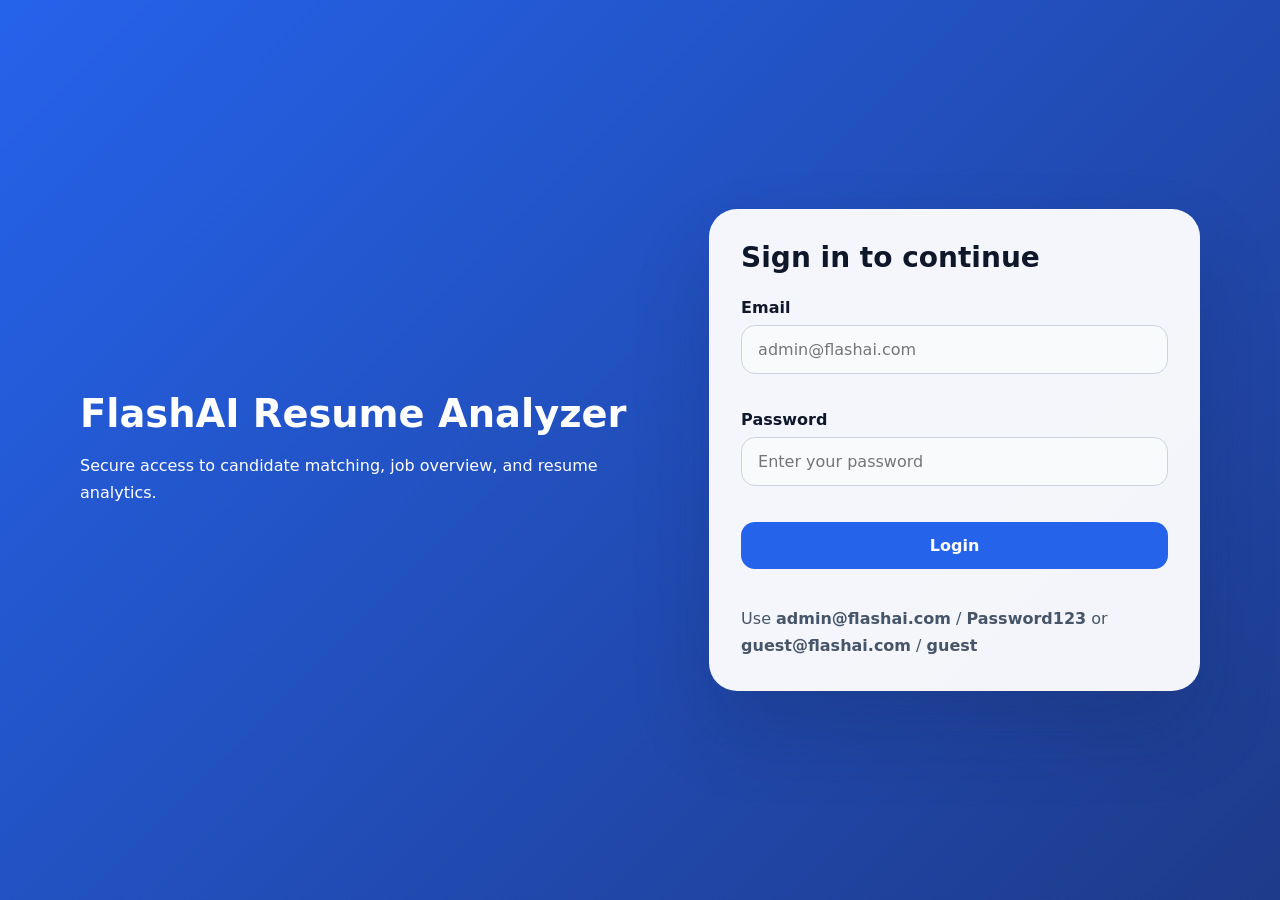
<file: frontend/index.html>
﻿<!DOCTYPE html>
<html lang="en">
<head>
    <meta charset="UTF-8" />
    <meta name="viewport" content="width=device-width, initial-scale=1.0" />
    <title>FlashAI Login</title>
    <link rel="stylesheet" href="static/styles/style.css" />
</head>
<body>
    <header class="hero hero-login">
        <div class="hero-content">
            <div>
                <h1>FlashAI Resume Analyzer</h1>
                <p>Secure access to candidate matching, job overview, and resume analytics.</p>
            </div>
            <div class="hero-card">
                <h2>Sign in to continue</h2>
                <form id="loginForm" class="login-form">
                    <div class="form-group">
                        <label for="email">Email</label>
                        <input id="email" name="email" type="email" placeholder="admin@flashai.com" required />
                    </div>
                    <div class="form-group">
                        <label for="password">Password</label>
                        <input id="password" name="password" type="password" placeholder="Enter your password" required />
                    </div>
                    <button type="submit" class="button button-primary">Login</button>
                    <p class="hint">Use <strong>admin@flashai.com</strong> / <strong>Password123</strong> or <strong>guest@flashai.com</strong> / <strong>guest</strong></p>
                </form>
                <div id="messageBox" class="message"></div>
            </div>
        </div>
    </header>
    <script src="static/scripts/login.js"></script>
</body>
</html>
</file>
<file: frontend/static/styles/style.css>
﻿* {
    margin: 0;
    padding: 0;
    box-sizing: border-box;
}

body {
    font-family: Inter, system-ui, -apple-system, BlinkMacSystemFont, 'Segoe UI', sans-serif;
    background: #eef4fb;
    color: #0f172a;
    min-height: 100vh;
}

a {
    color: inherit;
    text-decoration: none;
}

button,
input {
    font: inherit;
}

button {
    border: none;
    cursor: pointer;
}

.hero {
    padding: 60px 20px;
    color: white;
}

.hero-login {
    background: linear-gradient(135deg, #2563eb 0%, #1e3a8a 100%);
    min-height: 100vh;
    display: flex;
    align-items: center;
}

.hero-dashboard {
    background: linear-gradient(135deg, #1d4ed8 0%, #1e40af 100%);
    padding: 40px 20px;
}

.hero-content {
    width: min(1120px, 100%);
    margin: 0 auto;
    display: grid;
    gap: 30px;
    align-items: center;
}

.hero-login .hero-content {
    grid-template-columns: 1.2fr 1fr;
    gap: 40px;
}

.hero-login h1,
.hero-dashboard h1 {
    font-size: clamp(2rem, 3vw, 3.8rem);
    line-height: 1.05;
}

.hero-login p,
.hero-dashboard p {
    font-size: 1rem;
    margin-top: 18px;
    line-height: 1.7;
    max-width: 40rem;
}

.hero-card {
    background: rgba(255,255,255,0.95);
    border-radius: 28px;
    box-shadow: 0 40px 80px rgba(15, 23, 42, 0.16);
    padding: 32px;
    color: #0f172a;
}

.hero-card h2 {
    font-size: 1.75rem;
    margin-bottom: 24px;
}

.login-form .form-group {
    margin-bottom: 18px;
}

.login-form label {
    display: block;
    font-weight: 600;
    margin-bottom: 8px;
}

.login-form input {
    width: 100%;
    padding: 14px 16px;
    border-radius: 14px;
    border: 1px solid #cbd5e1;
    background: #f8fafc;
    transition: border-color 0.2s ease, box-shadow 0.2s ease;
}

.login-form input:focus {
    outline: none;
    border-color: #2563eb;
    box-shadow: 0 0 0 4px rgba(37, 99, 235, 0.12);
}

.button {
    display: inline-flex;
    align-items: center;
    justify-content: center;
    padding: 14px 24px;
    border-radius: 14px;
    font-weight: 700;
    transition: transform 0.2s ease, filter 0.2s ease;
}

.button-primary {
    background: #2563eb;
    color: white;
}

.button-secondary {
    background: rgba(255,255,255,0.16);
    color: white;
    border: 1px solid rgba(255,255,255,0.22);
}

.button:hover {
    transform: translateY(-1px);
    filter: brightness(1.02);
}

.hint {
    margin-top: 14px;
    font-size: 0.95rem;
    color: #475569;
}

.message {
    margin-top: 18px;
    padding: 14px 16px;
    border-radius: 14px;
    font-weight: 600;
    display: none;
}

.message.success {
    display: block;
    background: #d1fae5;
    color: #065f46;
}

.message.error {
    display: block;
    background: #fee2e2;
    color: #b91c1c;
}

.container {
    width: min(1120px, 100%);
    max-width: 1300px;
    margin: 0 auto;
    padding: 40px 20px 80px;
    display: grid;
    grid-template-columns: 1fr;
    gap: 24px;
}

.dashboard-container {
    margin-top: -20px;
}

.panel {
    background: white;
    padding: 26px;
    border-radius: 24px;
    box-shadow: 0 24px 60px rgba(15, 23, 42, 0.08);
}

.panel h2 {
    margin-bottom: 18px;
    color: #1e3a8a;
}

.status-panel {
    display: grid;
    grid-template-columns: repeat(4, minmax(160px, 1fr));
    gap: 18px;
    align-items: center;
}

.status-item {
    background: #f8fbff;
    border: 1px solid #dbeafe;
    border-radius: 20px;
    padding: 18px 20px;
    text-align: center;
}

.status-item h3 {
    font-size: 2rem;
    color: #1d4ed8;
}

.status-item p {
    margin-top: 6px;
    color: #475569;
}

.panel-header {
    display: flex;
    align-items: center;
    justify-content: space-between;
    gap: 20px;
    margin-bottom: 18px;
}

.panel-header input {
    width: 280px;
    padding: 12px 16px;
    border-radius: 14px;
    border: 1px solid #cbd5e1;
    background: #f8fafc;
}

.job-card,
.result-block,
.candidate-card {
    border-radius: 18px;
    border: 1px solid #e2e8f0;
    background: #ffffff;
    padding: 20px;
}

.job-card {
    margin-bottom: 18px;
}

.job-card h3,
.candidate-top h3 {
    margin-bottom: 12px;
}

.skills {
    display: flex;
    flex-wrap: wrap;
    gap: 10px;
    margin-top: 12px;
}

.skill {
    background: #dbeafe;
    color: #1e40af;
    padding: 8px 12px;
    border-radius: 999px;
    font-size: 0.9rem;
}

.candidate-card {
    margin-bottom: 16px;
}

.candidate-top {
    display: flex;
    justify-content: space-between;
    align-items: flex-start;
    gap: 16px;
    margin-bottom: 16px;
}

.score {
    font-weight: 700;
    color: #2563eb;
    min-width: 64px;
    text-align: right;
}

.progress {
    width: 100%;
    height: 14px;
    background: #e2e8f0;
    border-radius: 999px;
    overflow: hidden;
    margin-bottom: 16px;
}

.progress-fill {
    height: 100%;
    background: linear-gradient(90deg, #2563eb 0%, #60a5fa 100%);
}

.empty-state {
    padding: 24px;
    border-radius: 18px;
    background: #f8fafc;
    color: #475569;
    text-align: center;
}

.hero-row,
.hero-actions {
    display: flex;
    align-items: center;
    gap: 16px;
}

.hero-row {
    justify-content: space-between;
    flex-wrap: wrap;
}

.user-badge {
    background: rgba(255,255,255,0.18);
    padding: 12px 18px;
    border-radius: 999px;
    font-weight: 700;
}

.login-form {
    display: grid;
    gap: 18px;
}

@media(max-width: 960px) {
    .hero-login .hero-content {
        grid-template-columns: 1fr;
    }

    .status-panel {
        grid-template-columns: 1fr 1fr;
    }

    .panel-header {
        flex-direction: column;
        align-items: stretch;
    }

    .panel-header input {
        width: 100%;
    }
}

@media(max-width: 680px) {
    .status-panel {
        grid-template-columns: 1fr;
    }

    .hero-login {
        padding: 40px 16px;
    }

    .hero-card {
        padding: 24px;
    }
}
</file>
